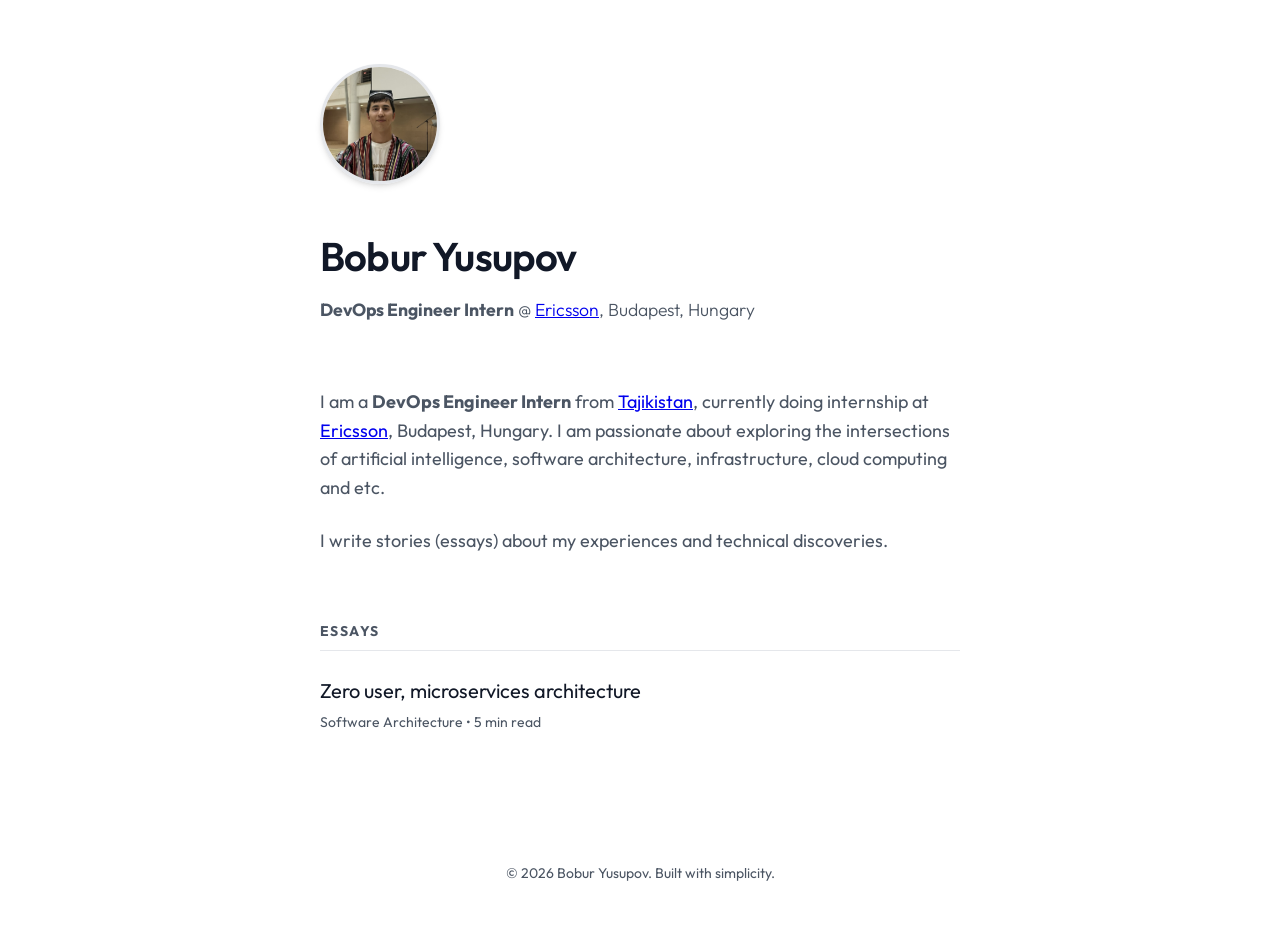
<file: index.html>
<!DOCTYPE html>
<html lang="en">

<head>
    <meta charset="UTF-8">
    <meta name="viewport" content="width=device-width, initial-scale=1.0">
    <meta name="description"
        content="Bobur Yusupov - DevOps Engineer @ Ericsson. Stories about software architecture, engineering, and more.">
    <title>Bobur Yusupov | DevOps Engineer</title>
    <link rel="stylesheet" href="assets/styles/style.css">
</head>

<body>
    <main>
        <header>
            <div class="profile-container">
                <img src="assets/images/my-photo.jpg" alt="Bobur Yusupov" class="profile-photo">
            </div>
            <h1>Bobur Yusupov</h1>
            <p class="subtitle"><b>DevOps Engineer Intern</b> @ <a href="https://www.ericsson.com">Ericsson</a>,
                Budapest, Hungary</p>
        </header>

        <section class="bio">
            <p>
                I am a <b>DevOps Engineer Intern</b> from <a
                    href="https://en.wikipedia.org/wiki/Tajikistan">Tajikistan</a>, currently doing internship at <a
                    href="https://www.ericsson.com">Ericsson</a>, Budapest, Hungary.
                I am passionate about exploring the intersections of artificial intelligence, software architecture,
                infrastructure, cloud computing and etc.
            </p>
            <p>
                I write stories (essays) about my experiences and technical discoveries.
            </p>
        </section>

        <section id="essays">
            <h2>Essays</h2>
            <ul>
                <li>
                    <a href="./essays/en/zero-user-microservices-architecture.html" class="essay-link">
                        <h3>Zero user, microservices architecture</h3>
                        <p class="essay-meta">Software Architecture • 5 min read</p>
                    </a>
                </li>
            </ul>
        </section>

        <footer>
            <p>&copy; 2026 Bobur Yusupov. Built with simplicity.</p>
        </footer>
    </main>
</body>

</html>
</file>
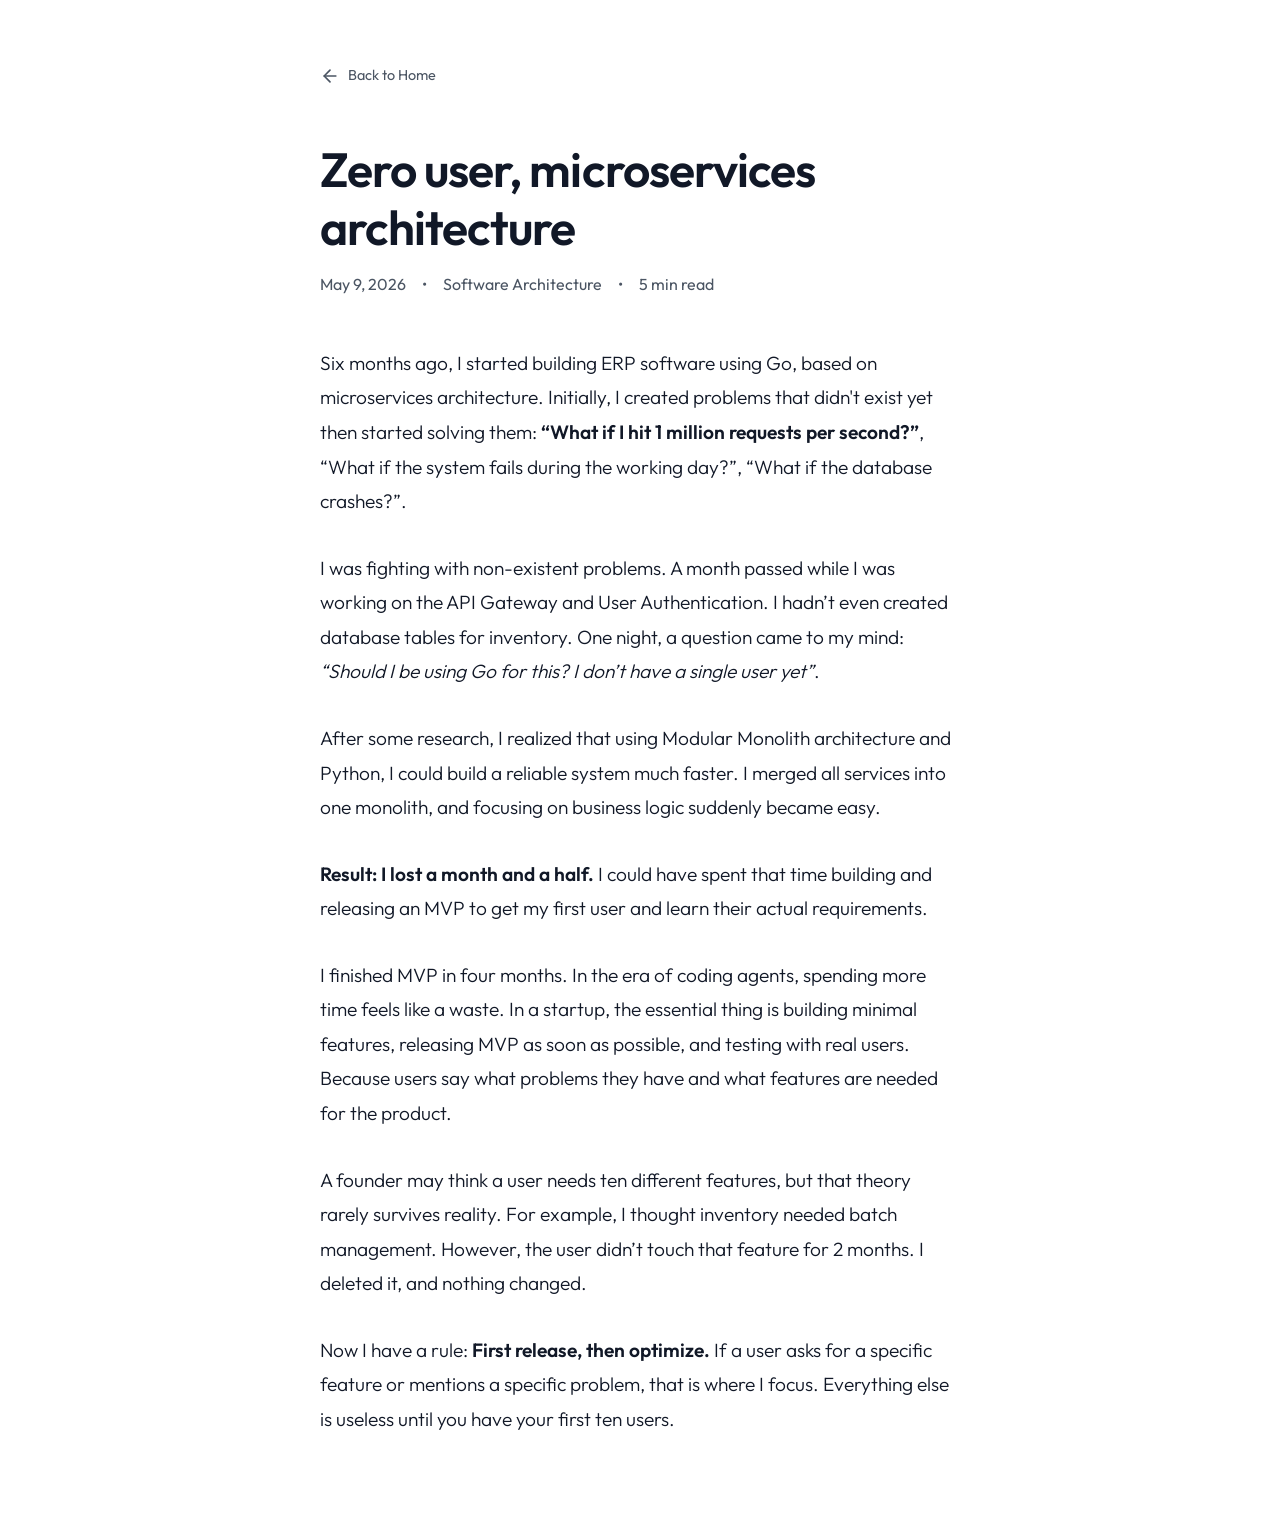
<file: essays/en/zero-user-microservices-architecture.html>
<!DOCTYPE html>
<html lang="en">

<head>
    <meta charset="UTF-8">
    <meta name="viewport" content="width=device-width, initial-scale=1.0">
    <meta name="description" content="A story about learning when to use microservices and when to stick with a monolith.">
    <title>Zero user, microservices architecture | Bobur Yusupov</title>
    <link rel="stylesheet" href="../../assets/styles/style.css">
</head>

<body>
    <div class="progress-container">
        <div class="progress-bar" id="myBar"></div>
    </div>

    <nav class="back-nav">
        <a href="../../index.html" class="back-link">
            <svg width="20" height="20" viewBox="0 0 24 24" fill="none" stroke="currentColor" stroke-width="2"
                stroke-linecap="round" stroke-linejoin="round">
                <line x1="19" y1="12" x2="5" y2="12"></line>
                <polyline points="12 19 5 12 12 5"></polyline>
            </svg>
            Back to Home
        </a>
    </nav>

    <article>
        <header class="essay-header">
            <h1>Zero user, microservices architecture</h1>
            <div class="essay-meta-top">
                <time datetime="2026-05-09">May 9, 2026</time>
                <span>•</span>
                <span>Software Architecture</span>
                <span>•</span>
                <span>5 min read</span>
            </div>
        </header>

        <div class="essay-content">
            <p>
                Six months ago, I started building ERP software using Go, based on microservices architecture. Initially, I created problems that didn't exist yet then started solving them: <b>“What if I hit 1 million requests per second?”</b>, “What if the system fails during the working day?”, “What if the database crashes?”.
            </p>
            <p>
                I was fighting with non-existent problems. A month passed while I was working on the API Gateway and User Authentication. I hadn’t even created database tables for inventory. One night, a question came to my mind: <i>“Should I be using Go for this? I don’t have a single user yet”</i>.
            </p>
            <p>
                After some research, I realized that using Modular Monolith architecture and Python, I could build a reliable system much faster. I merged all services into one monolith, and focusing on business logic suddenly became easy.
            </p>
            <p>
                <b>Result: I lost a month and a half.</b> I could have spent that time building and releasing an MVP to get my first user and learn their actual requirements.
            </p>
            <p>
                I finished MVP in four months. In the era of coding agents, spending more time feels like a waste. In a startup, the essential thing is building minimal features, releasing MVP as soon as possible, and testing with real users. Because users say what problems they have and what features are needed for the product.
            </p>
            <p>
                A founder may think a user needs ten different features, but that theory rarely survives reality. For example, I thought inventory needed batch management. However, the user didn’t touch that feature for 2 months. I deleted it, and nothing changed.
            </p>
            <p>
                Now I have a rule: <b>First release, then optimize.</b> If a user asks for a specific feature or mentions a specific problem, that is where I focus. Everything else is useless until you have your first ten users.
            </p>
        </div>
    </article>

    <script>
        window.onscroll = function () { updateProgressBar() };

        function updateProgressBar() {
            var winScroll = document.body.scrollTop || document.documentElement.scrollTop;
            var height = document.documentElement.scrollHeight - document.documentElement.clientHeight;
            var scrolled = (winScroll / height) * 100;
            document.getElementById("myBar").style.width = scrolled + "%";
        }
    </script>
</body>

</html>
</file>
<file: assets/styles/style.css>
@import url('https://fonts.googleapis.com/css2?family=Outfit:wght@300;400;600&display=swap');

:root {
    --bg-color: #ffffff;
    --text-primary: #111827;
    --text-secondary: #4b5563;
    --accent: #2563eb;
    --border-color: #e5e7eb;
    --max-width: 640px;
    --transition: all 0.3s cubic-bezier(0.4, 0, 0.2, 1);
}

* {
    margin: 0;
    padding: 0;
    box-sizing: border-box;
}

body {
    font-family: 'Outfit', -apple-system, BlinkMacSystemFont, "Segoe UI", Roboto, Helvetica, Arial, sans-serif;
    background-color: var(--bg-color);
    color: var(--text-primary);
    line-height: 1.6;
    padding: 4rem 2rem;
    -webkit-font-smoothing: antialiased;
}

header {
    margin-bottom: 4rem;
    animation: fadeIn 0.8s ease-out;
}

.profile-container {
    margin-bottom: 2rem;
}

.profile-photo {
    width: 120px;
    height: 120px;
    border-radius: 50%;
    object-fit: cover;
    border: 3px solid var(--border-color);
    box-shadow: 0 4px 6px -1px rgb(0 0 0 / 0.1), 0 2px 4px -2px rgb(0 0 0 / 0.1);
    transition: var(--transition);
}

.profile-photo:hover {
    transform: scale(1.05);
    border-color: var(--accent);
}

h1 {
    font-size: 2.5rem;
    font-weight: 600;
    letter-spacing: -0.02em;
    margin-bottom: 0.5rem;
}

.subtitle {
    font-size: 1.1rem;
    color: var(--text-secondary);
    font-weight: 300;
}

main {
    max-width: var(--max-width);
    margin: 0 auto;
}

.bio {
    margin-bottom: 4rem;
    animation: fadeIn 1s ease-out;
}

.bio p {
    font-size: 1.125rem;
    color: var(--text-secondary);
    margin-bottom: 1.5rem;
}

section {
    margin-bottom: 4rem;
    animation: fadeIn 1.2s ease-out;
}

h2 {
    font-size: 0.875rem;
    text-transform: uppercase;
    letter-spacing: 0.1em;
    color: var(--text-secondary);
    margin-bottom: 1.5rem;
    border-bottom: 1px solid var(--border-color);
    padding-bottom: 0.5rem;
}

ul {
    list-style: none;
}

li {
    margin-bottom: 1.5rem;
}

.essay-link {
    display: block;
    text-decoration: none;
    color: var(--text-primary);
    transition: var(--transition);
}

.essay-link h3 {
    font-size: 1.25rem;
    font-weight: 400;
    margin-bottom: 0.25rem;
}

.essay-link:hover h3 {
    color: var(--accent);
    transform: translateX(4px);
}

.essay-meta {
    font-size: 0.875rem;
    color: var(--text-secondary);
}

footer {
    margin-top: 8rem;
    font-size: 0.875rem;
    color: var(--text-secondary);
    text-align: center;
    animation: fadeIn 1.5s ease-out;
}

@keyframes fadeIn {
    from {
        opacity: 0;
        transform: translateY(10px);
    }

    to {
        opacity: 1;
        transform: translateY(0);
    }
}

/* Essay Page Specific Styles */
.progress-container {
    position: fixed;
    top: 0;
    left: 0;
    width: 100%;
    height: 4px;
    background: transparent;
    z-index: 1000;
}

.progress-bar {
    height: 100%;
    background: var(--accent);
    width: 0%;
    transition: width 0.1s ease;
}

nav.back-nav {
    max-width: var(--max-width);
    margin: 0 auto 3rem auto;
    animation: fadeIn 0.6s ease-out;
}

.back-link {
    display: inline-flex;
    align-items: center;
    text-decoration: none;
    color: var(--text-secondary);
    font-size: 0.9rem;
    font-weight: 400;
    transition: var(--transition);
}

.back-link:hover {
    color: var(--accent);
    transform: translateX(-4px);
}

.back-link svg {
    margin-right: 0.5rem;
}

article {
    max-width: var(--max-width);
    margin: 0 auto;
    animation: fadeIn 1s ease-out;
}

.essay-header {
    margin-bottom: 3rem;
}

.essay-header h1 {
    font-size: 3rem;
    line-height: 1.2;
    margin-bottom: 1rem;
}

.essay-meta-top {
    font-size: 1rem;
    color: var(--text-secondary);
    display: flex;
    gap: 1rem;
    align-items: center;
}

.essay-content {
    font-size: 1.2rem;
    color: var(--text-primary);
    line-height: 1.8;
}

.essay-content p {
    margin-bottom: 2rem;
    font-weight: 300;
}

.essay-content b, .essay-content strong {
    font-weight: 600;
}

@media (max-width: 640px) {
    body {
        padding: 2rem 1.25rem;
    }

    h1 {
        font-size: 2rem;
    }

    .essay-header h1 {
        font-size: 2.25rem;
    }

    .essay-content {
        font-size: 1.125rem;
    }
}
</file>
